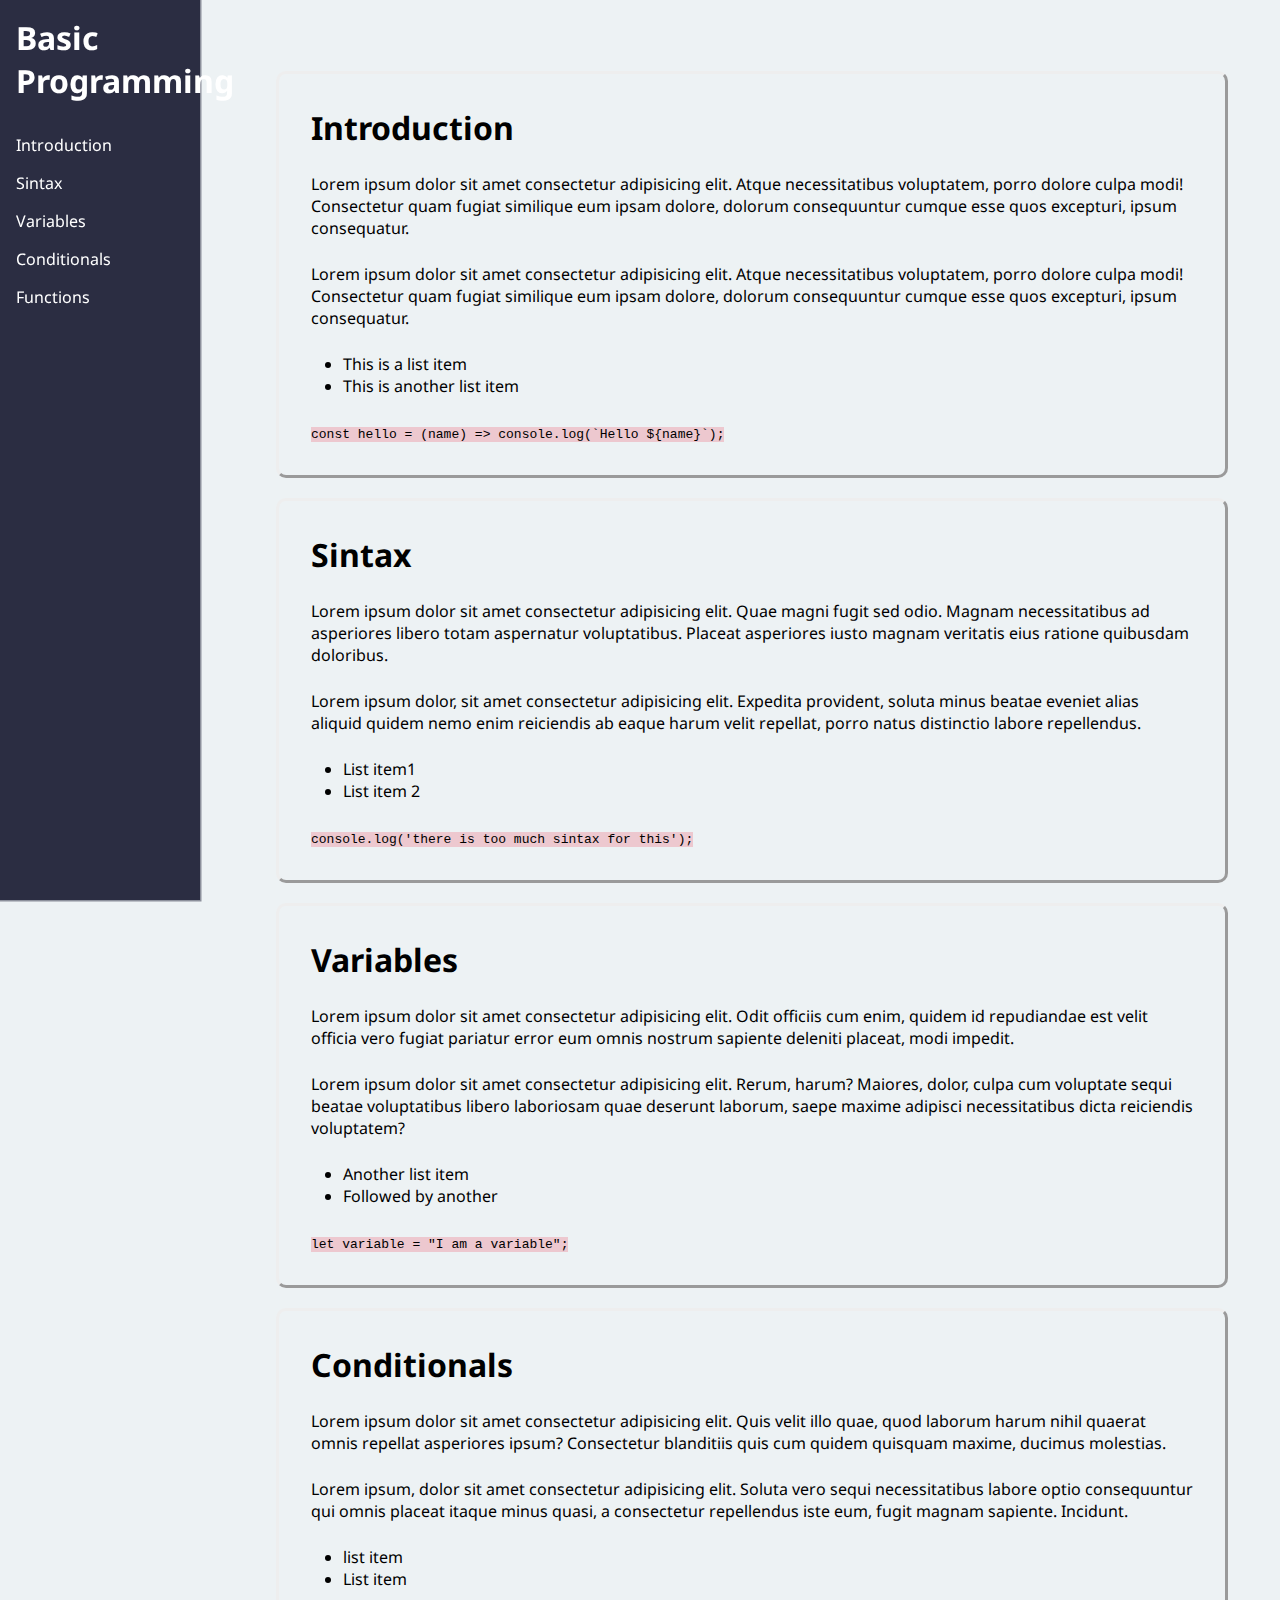
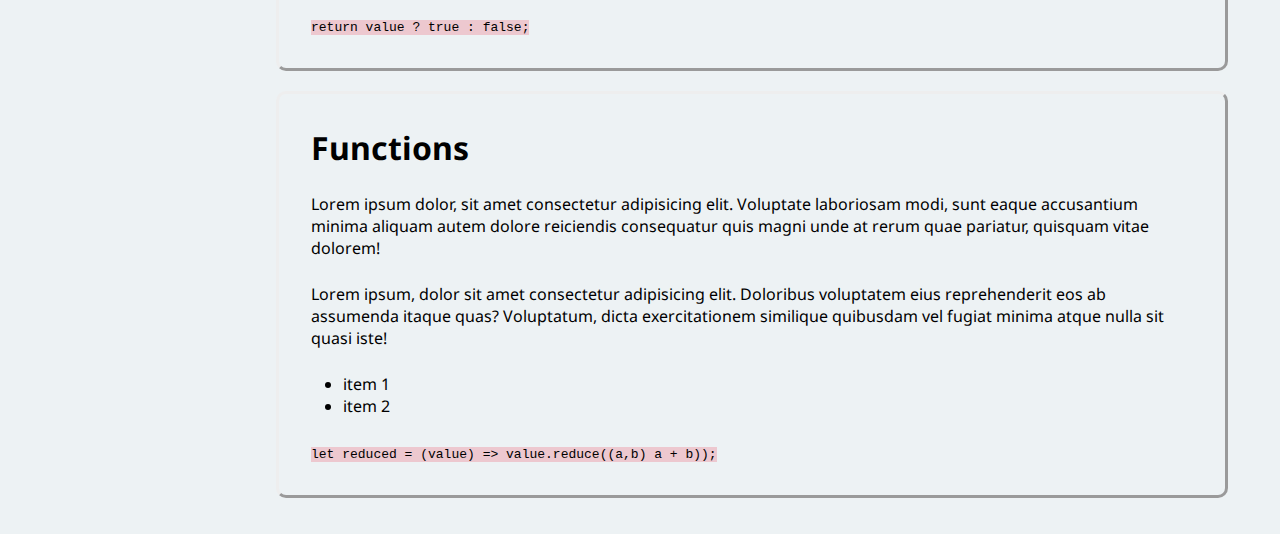
<file: fcc tech docs/index.html>
<!DOCTYPE html>
<html lang="en">
  <head>
    <meta charset="UTF-8" />
    <meta name="viewport" content="width=device-width, initial-scale=1.0" />
    <link rel="stylesheet" href="style.css" />
    <title>Tech Docs</title>
  </head>
  <body>
    <span class="hamburger">
      <a href="#" onclick="openMenu()">
        <svg width="30" height="30">
          <path d="M0,5 30,5" stroke="black" stroke-width="5" />
          <path d="M0,14 30,14" stroke="black" stroke-width="5" />
          <path d="M0,23 30,23" stroke="black" stroke-width="5" />
        </svg>
      </a>
    </span>

    <nav id="navbar">
      <a href="#" id="close" onclick="closeMenu()">&times;</a>
      <header>
        <h1>Basic Programming</h1>
      </header>
      <ul>
        <li>
          <a class="nav-link" href="#Introduction">Introduction</a>
        </li>
        <li>
          <a class="nav-link" href="#Sintax">Sintax</a>
        </li>
        <li>
          <a class="nav-link" href="#Variables">Variables</a>
        </li>
        <li>
          <a class="nav-link" href="#Conditionals">Conditionals</a>
        </li>
        <li>
          <a class="nav-link" href="#Functions">Functions</a>
        </li>
      </ul>
    </nav>

    <main id="main-doc">
      <section class="main-section" id="Introduction">
        <header><h1>Introduction</h1></header>

        <p>
          Lorem ipsum dolor sit amet consectetur adipisicing elit. Atque
          necessitatibus voluptatem, porro dolore culpa modi! Consectetur quam
          fugiat similique eum ipsam dolore, dolorum consequuntur cumque esse
          quos excepturi, ipsum consequatur.
        </p>
        <p>
          Lorem ipsum dolor sit amet consectetur adipisicing elit. Atque
          necessitatibus voluptatem, porro dolore culpa modi! Consectetur quam
          fugiat similique eum ipsam dolore, dolorum consequuntur cumque esse
          quos excepturi, ipsum consequatur.
        </p>
        <ul>
          <li>This is a list item</li>
          <li>This is another list item</li>
        </ul>
        <code>const hello = (name) => console.log(`Hello ${name}`);</code>
      </section>

      <section class="main-section" id="Sintax">
        <header><h1>Sintax</h1></header>
        <p>
          Lorem ipsum dolor sit amet consectetur adipisicing elit. Quae magni
          fugit sed odio. Magnam necessitatibus ad asperiores libero totam
          aspernatur voluptatibus. Placeat asperiores iusto magnam veritatis
          eius ratione quibusdam doloribus.
        </p>
        <p>
          Lorem ipsum dolor, sit amet consectetur adipisicing elit. Expedita
          provident, soluta minus beatae eveniet alias aliquid quidem nemo enim
          reiciendis ab eaque harum velit repellat, porro natus distinctio
          labore repellendus.
        </p>
        <ul>
          <li>List item1</li>
          <li>List item 2</li>
        </ul>
        <code>console.log('there is too much sintax for this');</code>
      </section>

      <section class="main-section" id="Variables">
        <header><h1>Variables</h1></header>
        <p>
          Lorem ipsum dolor sit amet consectetur adipisicing elit. Odit officiis
          cum enim, quidem id repudiandae est velit officia vero fugiat pariatur
          error eum omnis nostrum sapiente deleniti placeat, modi impedit.
        </p>
        <p>
          Lorem ipsum dolor sit amet consectetur adipisicing elit. Rerum, harum?
          Maiores, dolor, culpa cum voluptate sequi beatae voluptatibus libero
          laboriosam quae deserunt laborum, saepe maxime adipisci necessitatibus
          dicta reiciendis voluptatem?
        </p>
        <ul>
          <li>Another list item</li>
          <li>Followed by another</li>
        </ul>
        <code>let variable = "I am a variable";</code>
      </section>

      <section class="main-section" id="Conditionals">
        <header><h1>Conditionals</h1></header>
        <p>
          Lorem ipsum dolor sit amet consectetur adipisicing elit. Quis velit
          illo quae, quod laborum harum nihil quaerat omnis repellat asperiores
          ipsum? Consectetur blanditiis quis cum quidem quisquam maxime, ducimus
          molestias.
        </p>
        <p>
          Lorem ipsum, dolor sit amet consectetur adipisicing elit. Soluta vero
          sequi necessitatibus labore optio consequuntur qui omnis placeat
          itaque minus quasi, a consectetur repellendus iste eum, fugit magnam
          sapiente. Incidunt.
        </p>
        <ul>
          <li>list item</li>
          <li>List item</li>
        </ul>
        <code>return value ? true : false;</code>
      </section>
      <section class="main-section" id="Functions">
        <header><h1>Functions</h1></header>
        <p>
          Lorem ipsum dolor, sit amet consectetur adipisicing elit. Voluptate
          laboriosam modi, sunt eaque accusantium minima aliquam autem dolore
          reiciendis consequatur quis magni unde at rerum quae pariatur,
          quisquam vitae dolorem!
        </p>
        <p>
          Lorem ipsum, dolor sit amet consectetur adipisicing elit. Doloribus
          voluptatem eius reprehenderit eos ab assumenda itaque quas?
          Voluptatum, dicta exercitationem similique quibusdam vel fugiat minima
          atque nulla sit quasi iste!
        </p>
        <ul>
          <li>item 1</li>
          <li>item 2</li>
        </ul>
        <code>let reduced = (value) => value.reduce((a,b) a + b));</code>
      </section>
    </main>
    <script>
      function openMenu() {
        document.getElementById("navbar").style.display = "block";
      }
      function closeMenu() {
        document.getElementById("navbar").style.display = "none";
      }
    </script>
  </body>
</html>
</file>
<file: fcc tech docs/style.css>
@import url("https://fonts.googleapis.com/css2?family=Noto+Sans&family=Roboto&display=swap");

* {
  box-sizing: border-box;
  margin: 0;
  padding: 0;
}
body {
  background-color: #edf2f4;
  font-family: "Noto Sans", sans-serif, "Roboto", sans-serif;
}

#navbar {
  height: 100%;
  width: 200px;
  position: fixed;
  top: 0;
  left: 0;
  padding: 1rem;
  background-color: #2b2d42;
  color: white;
  box-shadow: 0 0 0 1.5px rgba(43, 45, 66, 0.5);

}
#navbar #close{
display: none;
}

#navbar h1 {
  padding-bottom: 1rem;
}
#navbar ul {
  list-style-type: none;
}
#navbar a {
  text-decoration: none;
  color: white;
}
#navbar li {
  margin: 1rem 0;
}

main {
  margin-left: 14rem;
  padding: 1rem 2rem;
}

p {
  margin-top: 1.5rem;
  margin-bottom: 1.5rem;
}
.main-section {
  border-radius: 10px;
  border-style: outset;
  margin: 20px;
  padding: 2rem;
}

.main-section ul {
  margin-bottom: 1.5rem;
  margin-left: 2rem;
}

code {
  background-color: rgba(239, 35, 60, 0.2);
}

@media (max-width: 500px) {
  #navbar {
    display: none;
  }
  #navbar #close{
    display: block;
    position: absolute;
    top: 0;
    right: 22px;
    font-size: 40px;
    margin-left: 50px;
  }
  body{
    margin: 2rem;
  }

  main {
   margin: 1rem;    
  }

}
</file>
